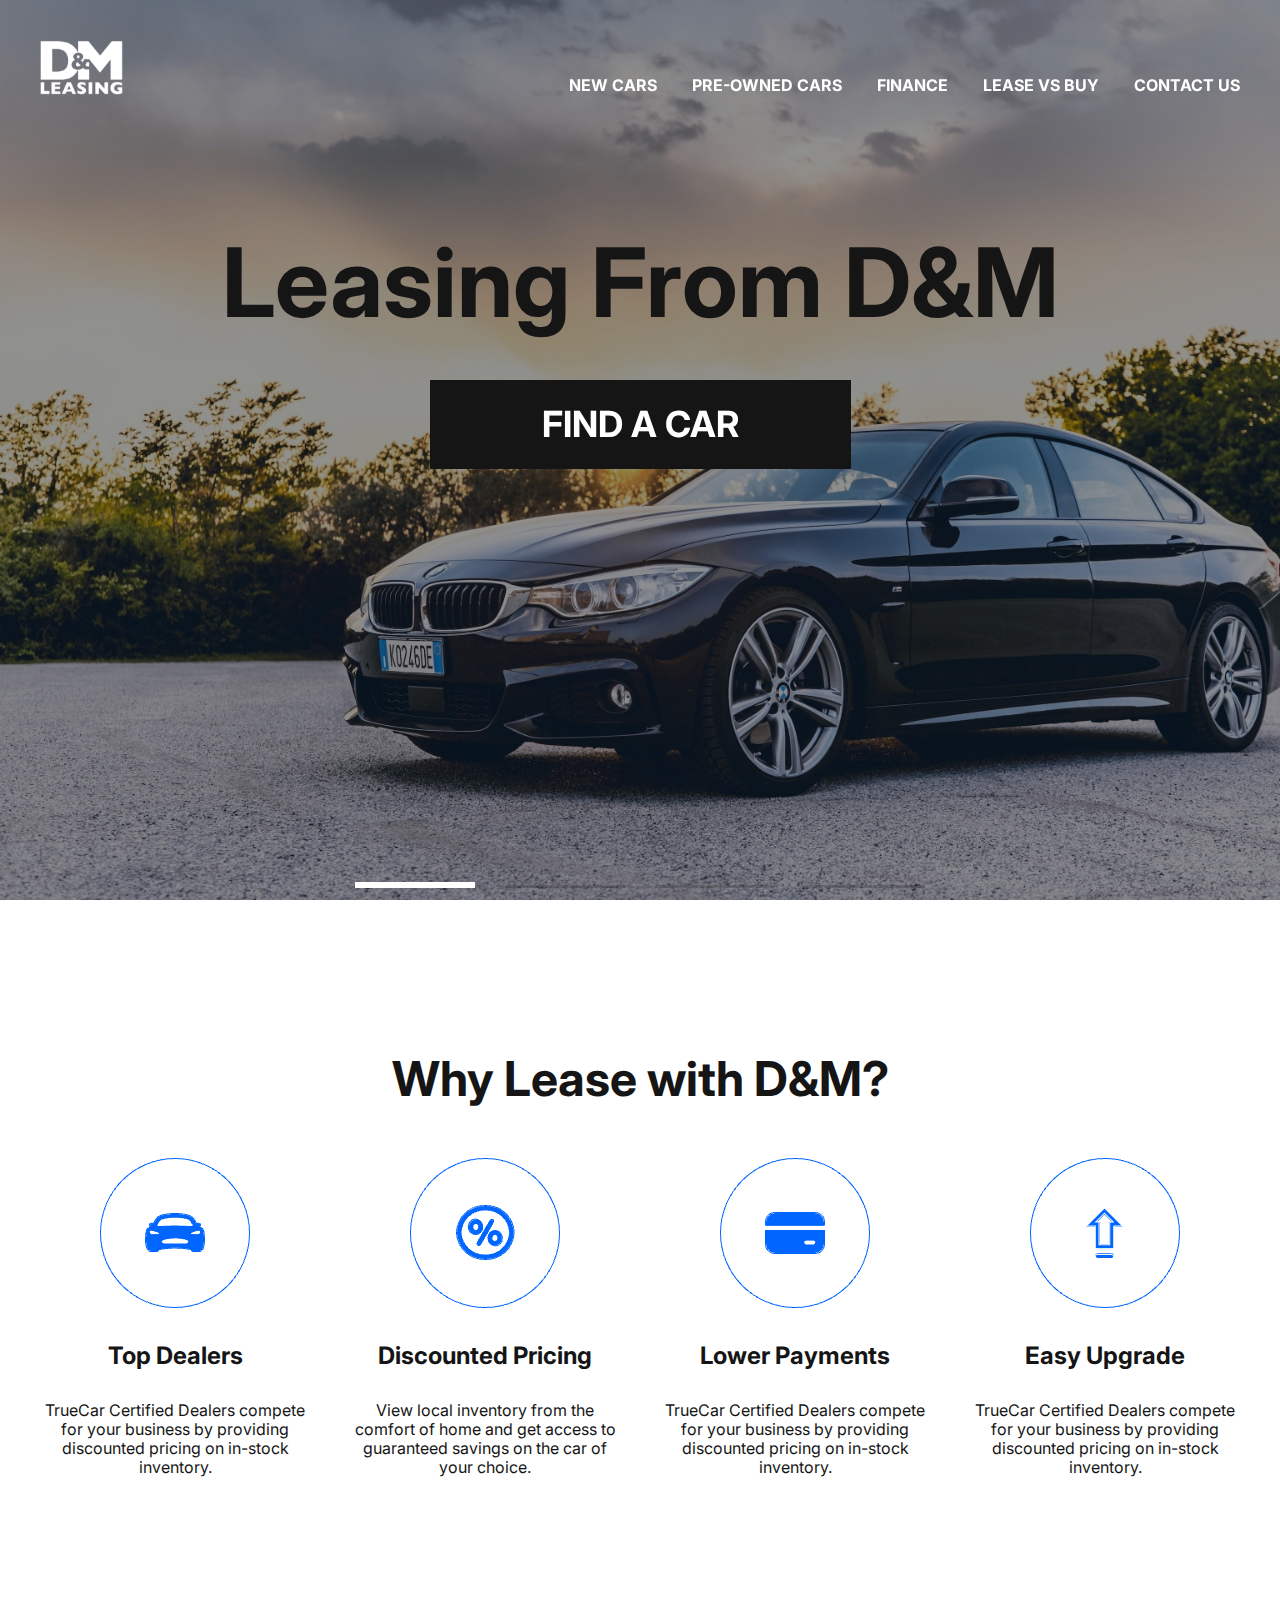
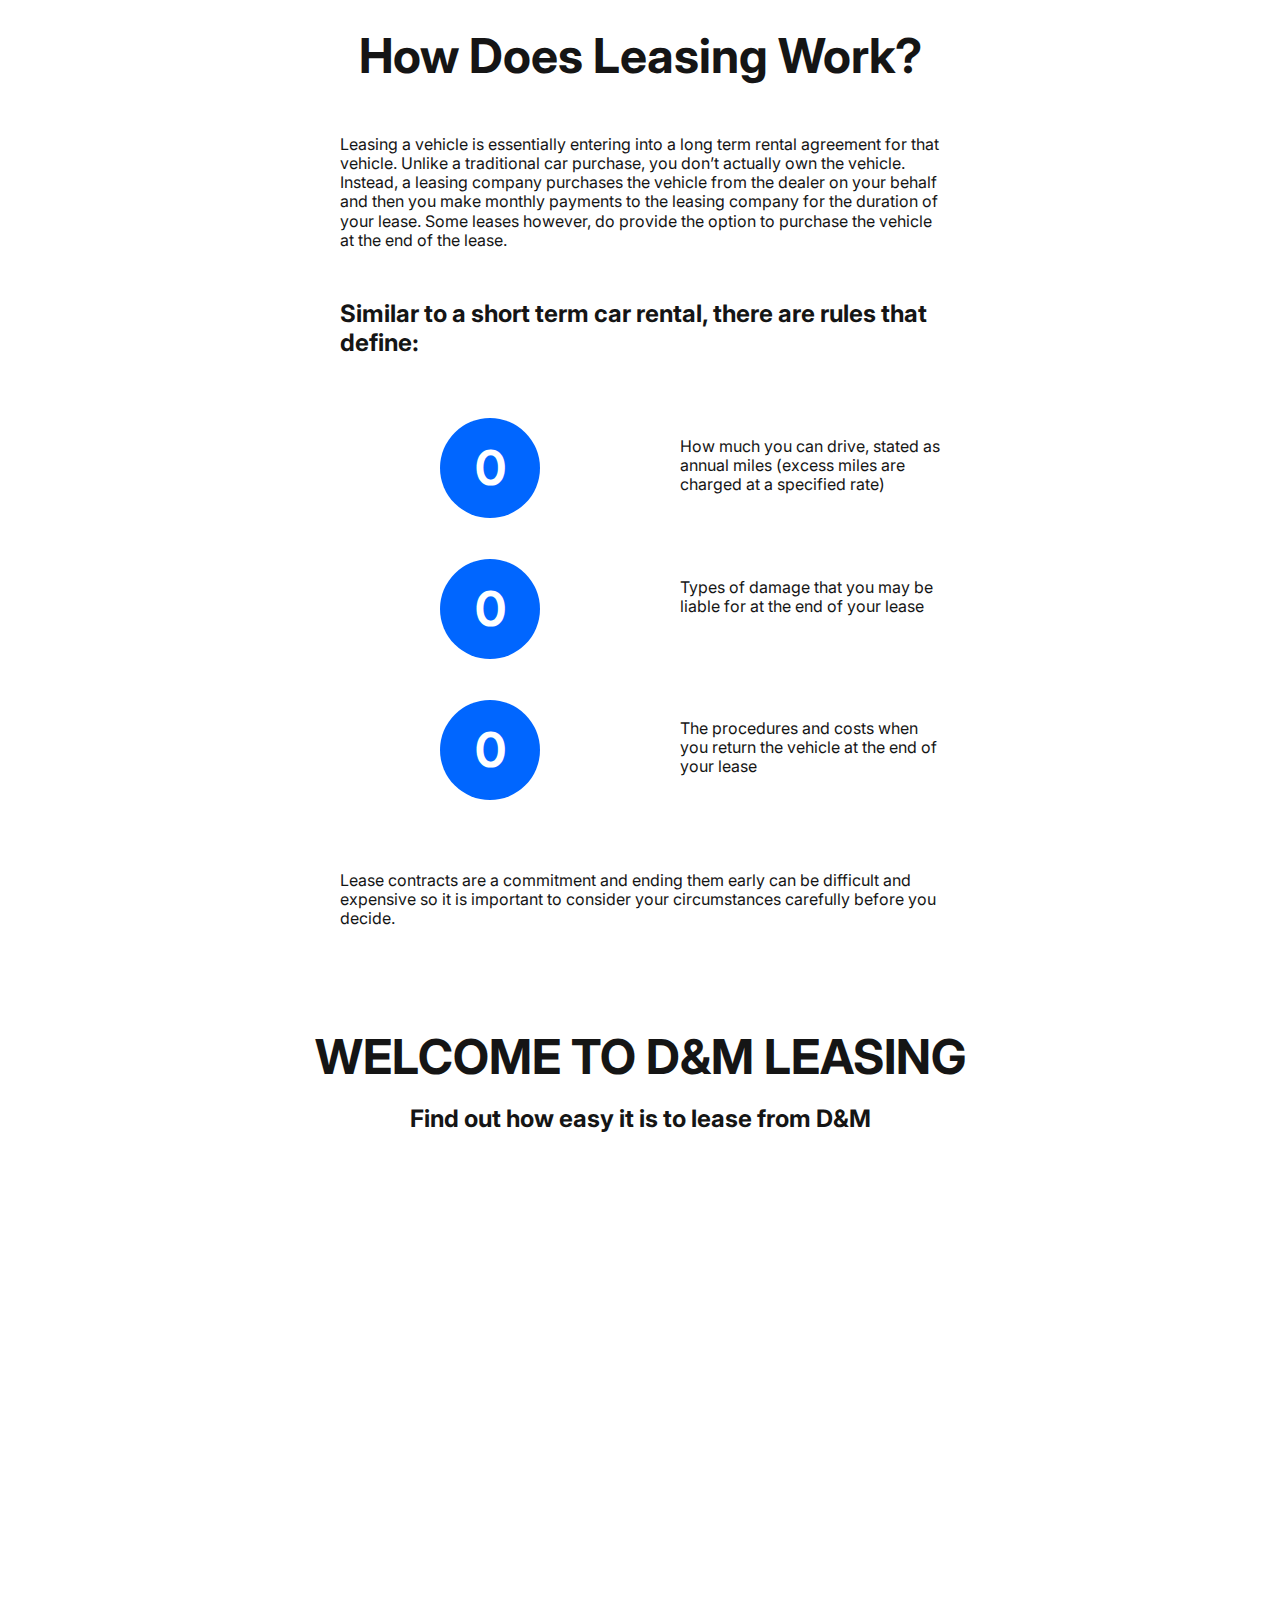
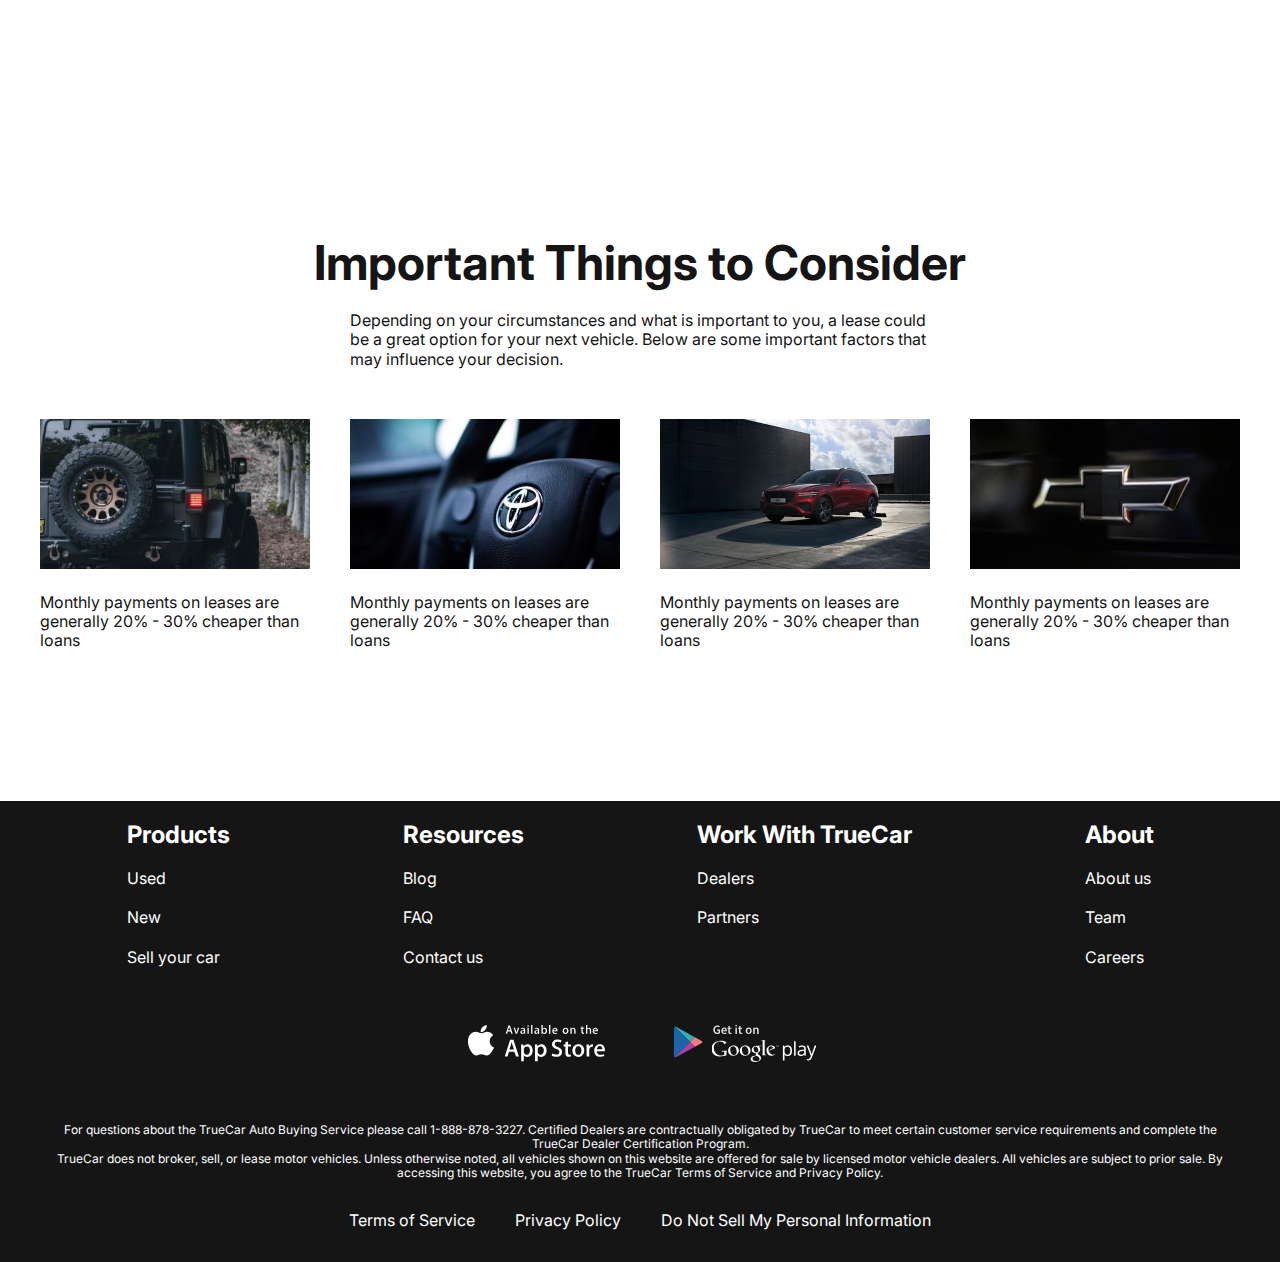
<file: index.html>
<!DOCTYPE html>
<html lang="en">

<head>
    <meta charset="UTF-8">
    <meta name="viewport" content="width=device-width, initial-scale=1.0">
    <title>leaser car</title>
    <link rel="stylesheet" href="/style.css">
    <link rel="preconnect" href="https://fonts.googleapis.com">
    <link rel="preconnect" href="https://fonts.gstatic.com" crossorigin>
    <link href="https://fonts.googleapis.com/css2?family=Inter:wght@100..900&display=swap" rel="stylesheet">
    <link rel="stylesheet" href="https://cdn.jsdelivr.net/npm/swiper@11/swiper-bundle.min.css" />
</head>

<body>
    <div class="wrapper">
        <header class="header">
            <div class="container">
                <div class="header__inner">
                    <div class="header__icon">
                        <a href="#" class="logo">
                            <img class="logo__images" src="/images/logo-header.svg" alt="logo-car">
                        </a>
                    </div>
                    <nav class="menu">
                        <button class="burger">
                            <span></span>
                            <span></span>
                            <span></span>
                        </button>
                        <ul class="menu__list">
                            <li class="menu__list-item">
                                <a href="new-car.html" class="menu__list-link">NEW CARS</a>
                            </li>
                            <li class="menu__list-item">
                                <a href="#" class="menu__list-link">PRE-OWNED CARS</a>
                            </li>
                            <li class="menu__list-item">
                                <a href="#" class="menu__list-link">FINANCE</a>
                            </li>
                            <li class="menu__list-item">
                                <a href="#" class="menu__list-link">LEASE VS BUY</a>
                            </li>
                            <li class="menu__list-item">
                                <a href="contacts.html" class="menu__list-link">CONTACT US</a>
                            </li>
                        </ul>
                    </nav>
                </div>
            </div>
        </header>
        <main class="main">
            <section class="top">
                <div class="container">
                    <h1 class="title">Leasing From D&M</h1>
                    <a href="#" class="top__link">Find a car</a>
                </div>
            </section>
            <div class="slider">
                <div class="swiper">
                    <div class="swiper-wrapper">
                        <div class="swiper-slide" style="background-image: url(/images/slider-image.jpeg);"></div>
                        <div class="swiper-slide" style="background-image: url(/images/slider-image.jpeg);"></div>
                        <div class="swiper-slide" style="background-image: url(/images/slider-image.jpeg);"></div>
                        <div class="swiper-slide" style="background-image: url(/images/slider-image.jpeg);">
                        </div>
                    </div>
                    <div class="swiper-pagination"></div>
                </div>
            </div>
            <section class="whylease">
                <div class="container">
                    <div class="whylease__inner">
                        <h2 class="whylease__title">Why Lease with D&M?</h2>
                        <ul class="whylease__items">
                            <li class="whylease__item">
                                <img class="whylease__image" src="/images/leaser1.png" alt="">
                                <h3 class="whylease__subtitle">Top Dealers</h3>
                                <p class="whylease__text">TrueCar Certified Dealers compete for your business by
                                    providing discounted pricing on in-stock inventory.</p>
                            </li>
                            <li class="whylease__item">
                                <img class="whylease__image" src="/images/leaser2.png" alt="">
                                <h3 class="whylease__subtitle">Discounted Pricing</h3>
                                <p class="whylease__text">View local inventory from the comfort of home and get access
                                    to guaranteed savings on the car of your choice.</p>
                            </li>
                            <li class="whylease__item">
                                <img class="whylease__image" src="/images/leaser3.png" alt="">
                                <h3 class="whylease__subtitle">Lower Payments</h3>
                                <p class="whylease__text">TrueCar Certified Dealers compete for your business by
                                    providing discounted pricing on in-stock inventory.</p>
                            </li>
                            <li class="whylease__item">
                                <img class="whylease__image" src="/images/leaser4.png" alt="">
                                <h3 class="whylease__subtitle">Easy Upgrade</h3>
                                <p class="whylease__text">TrueCar Certified Dealers compete for your business by
                                    providing discounted pricing on in-stock inventory.</p>
                            </li>
                        </ul>
                    </div>
                </div>
            </section>

            <section class="how__does">
                <div class="container">
                    <div class="how__does-inner">
                        <h2 class="how__does-title">How Does Leasing Work?</h2>
                        <p class="how__does-text">
                            Leasing a vehicle is essentially entering into a long term rental agreement for that
                            vehicle. Unlike a traditional car purchase, you don’t actually own the vehicle. Instead, a
                            leasing company purchases the vehicle from the dealer on your behalf and then you make
                            monthly payments to the leasing company for the duration of your lease. Some leases however,
                            do provide the option to purchase the vehicle at the end of the lease.
                        </p>
                        <h4 class="how__does-subtitle">Similar to a short term car rental, there are rules that define:
                        </h4>
                        <ol class="how__does-items">
                            <li class="how__does-item">How much you can drive, stated as annual miles (excess miles are
                                charged at a specified rate)</li>
                            <li class="how__does-item">Types of damage that you may be liable for at the end of your
                                lease</li>
                            <li class="how__does-item">The procedures and costs when you return the vehicle at the end
                                of your lease</li>
                        </ol>
                        <p class="how__does-text">Lease contracts are a commitment and ending them early can be
                            difficult and expensive so it is important to consider your circumstances carefully before
                            you decide.</p>
                    </div>
                </div>
            </section>

            <section class="video">
                <div class="container">
                    <h2 class="video__title">WELCOME TO D&M LEASING</h2>
                    <p class="video__subtitle">Find out how easy it is to lease from D&M</p>
                    <iframe class="video__youtube" width="1000" height="500"
                        src="https://www.youtube.com/embed/AvMusILfIdQ?si=j5ZZvHx0e9C_OyR1" title="YouTube video player"
                        frameborder="0"
                        allow="accelerometer; autoplay; clipboard-write; encrypted-media; gyroscope; picture-in-picture; web-share"
                        referrerpolicy="strict-origin-when-cross-origin" allowfullscreen></iframe>
                </div>
            </section>

            <section class="important">
                <div class="container">
                    <h2 class="important__title">Important Things to Consider</h2>
                    <p class="important__text">Depending on your circumstances and what is important to you, a lease
                        could be a great option for your next vehicle. Below are some important factors that may
                        influence your decision.</p>
                    <ul class="important__items">
                        <li class="important__item">
                            <img src="/images/important1.png" alt="" class="important__images">
                            <p class="important__images-description">Monthly payments on leases are generally 20% - 30%
                                cheaper than loans</p>
                        </li>
                        <li class="important__item">
                            <img src="/images/important2.png" alt="" class="important__images">
                            <p class="important__images-description">Monthly payments on leases are generally 20% - 30%
                                cheaper than loans</p>
                        </li>
                        <li class="important__item">
                            <img src="/images/important3.png" alt="" class="important__images">
                            <p class="important__images-description">Monthly payments on leases are generally 20% - 30%
                                cheaper than loans</p>
                        </li>
                        <li class="important__item">
                            <img src="/images/important4.png" alt="" class="important__images">
                            <p class="important__images-description">Monthly payments on leases are generally 20% - 30%
                                cheaper than loans</p>
                        </li>
                    </ul>
                </div>
            </section>
        </main>

        <footer class="footer">
            <div class="container">
                <nav class="footer__menu">
                    <ul class="footer__menu-list">
                        <li class="footer__menu-items">
                            <h4 class="footer__menu-title">Products</h4>
                        </li>
                        <li class="footer__menu-items">
                            <a href="#" class="footer__menu-links">Used</a>
                        </li>
                        <li class="footer__menu-items">
                            <a href="#" class="footer__menu-links">New</a>
                        </li>
                        <li class="footer__menu-items">
                            <a href="#" class="footer__menu-links">Sell your car</a>
                        </li>
                    </ul>

                    <ul class="footer__menu-list">
                        <li class="footer__menu-items">
                            <h4 class="footer__menu-title">Resources</h4>
                        </li>
                        <li class="footer__menu-items">
                            <a href="#" class="footer__menu-links">Blog</a>
                        </li>
                        <li class="footer__menu-items">
                            <a href="#" class="footer__menu-links">FAQ</a>
                        </li>
                        <li class="footer__menu-items">
                            <a href="#" class="footer__menu-links">Contact us</a>
                        </li>
                    </ul>

                    <ul class="footer__menu-list">
                        <li class="footer__menu-items">
                            <h4 class="footer__menu-title">Work With TrueCar</h4>
                        </li>
                        <li class="footer__menu-items">
                            <a href="#" class="footer__menu-links">Dealers</a>
                        </li>
                        <li class="footer__menu-items">
                            <a href="#" class="footer__menu-links">Partners</a>
                        </li>

                    </ul>

                    <ul class="footer__menu-list">
                        <li class="footer__menu-items">
                            <p class="footer__menu-title">About</p>
                        </li>
                        <li class="footer__menu-items">
                            <a href="#" class="footer__menu-links">About us</a>
                        </li>
                        <li class="footer__menu-items">
                            <a href="#" class="footer__menu-links">Team</a>
                        </li>
                        <li class="footer__menu-items">
                            <a href="#" class="footer__menu-links">Careers</a>
                        </li>
                    </ul>
                </nav>
                <ul class="store__links">
                    <li class="store__link">
                        <a class="store__link-item" href="#">
                            <img class="store__link-images" src="/images/app-store.svg" alt="store-images">
                        </a>
                    </li>
                    <li class="store__link">
                        <a class="store__link-item" href="#">
                            <img class="store__link-images" src="/images/google-play.svg" alt="store-images">
                        </a>
                    </li>
                </ul>
                <div class="footer__copyright">
                    <p class="footer__copyright-text">
                        For questions about the TrueCar Auto Buying Service please call 1-888-878-3227.
                        Certified Dealers are contractually obligated by TrueCar to meet certain customer service
                        requirements and complete the TrueCar Dealer Certification Program.

                    </p>
                    <p class="footer__copyright-text">TrueCar does not broker, sell, or lease motor vehicles. Unless
                        otherwise noted, all vehicles shown on this website are offered for sale by licensed motor
                        vehicle dealers. All vehicles are subject to prior sale. By accessing this website, you agree to
                        the TrueCar Terms of Service and Privacy Policy.</p>
                </div>
                <ul class="copyright__links">
                    <li class="copyright__link">
                        <a href="#" class="copyright__item">Terms of Service</a>
                    </li>
                    <li class="copyright__link">
                        <a href="#" class="copyright__item">Privacy Policy</a>
                    </li>
                    <li class="copyright__link">
                        <a href="#" class="copyright__item">Do Not Sell My Personal Information</a>
                    </li>
                </ul>
            </div>
        </footer>
    </div>

    <script src="https://cdn.jsdelivr.net/npm/swiper@11/swiper-bundle.min.js"></script>
    <script src="/app.js"></script>
</body>

</html>
</file>
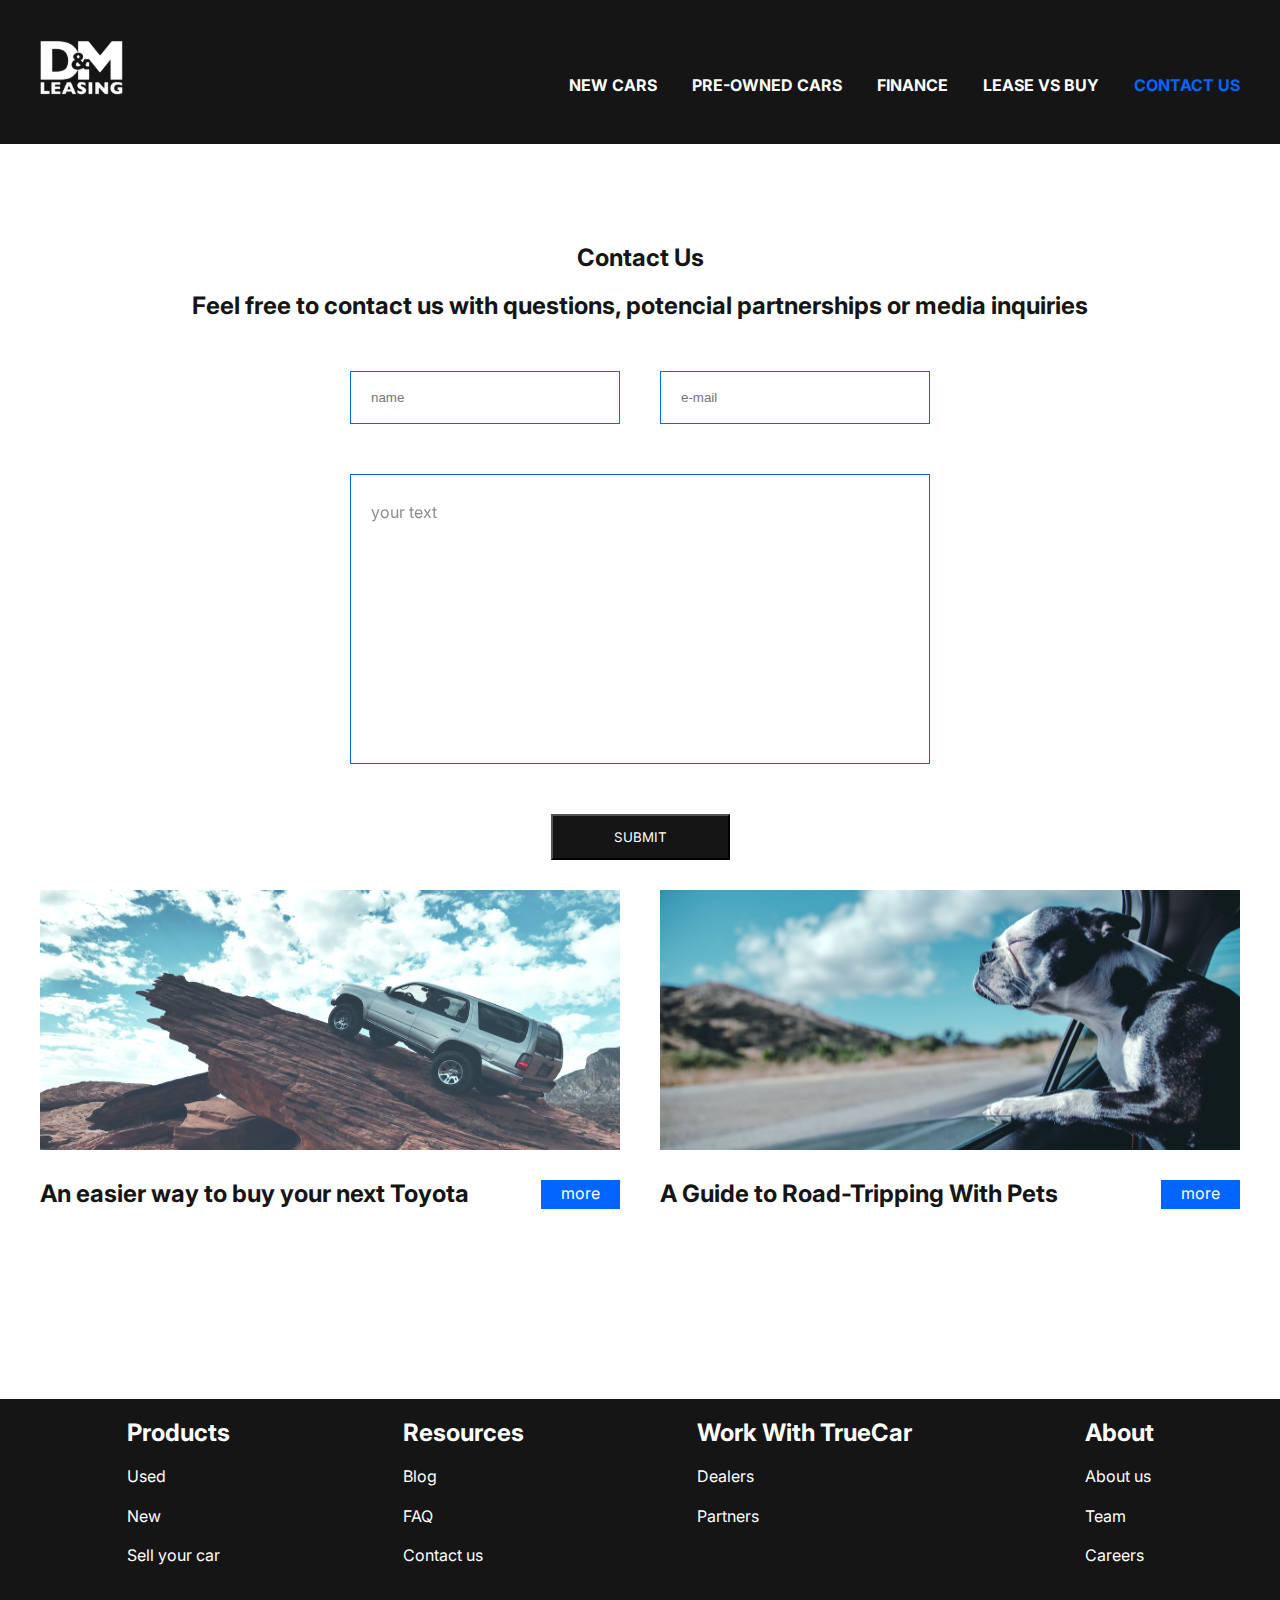
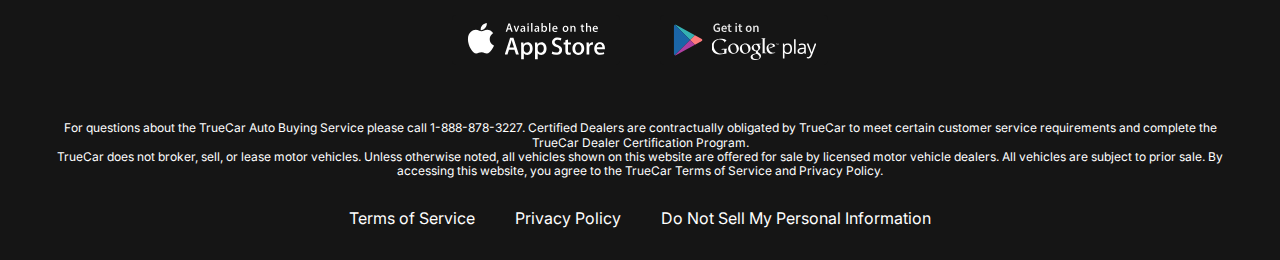
<file: contacts.html>
<!DOCTYPE html>
<html lang="en">

<head>
    <meta charset="UTF-8">
    <meta name="viewport" content="width=device-width, initial-scale=1.0">
    <title>leaser car</title>
    <link rel="stylesheet" href="/style.css">
    <link rel="preconnect" href="https://fonts.googleapis.com">
    <link rel="preconnect" href="https://fonts.gstatic.com" crossorigin>
    <link href="https://fonts.googleapis.com/css2?family=Inter:wght@100..900&display=swap" rel="stylesheet">
</head>

<body>
    <div class="wrapper">
        <header class=" header__main">
            <div class="container">
                <div class="header__inner">
                    <div class="header__icon">
                        <a href="#" class="logo">
                            <img class="logo__images" src="/images/logo-header.svg" alt="logo-car">
                        </a>
                    </div>
                    <nav class="menu">
                        <button class="burger">
                            <span></span>
                            <span></span>
                            <span></span>
                        </button>
                        <ul class="menu__list">
                            <li class="menu__list-item">
                                <a href="new-car.html" class="menu__list-link">NEW CARS</a>
                            </li>
                            <li class="menu__list-item">
                                <a href="#" class="menu__list-link">PRE-OWNED CARS</a>
                            </li>
                            <li class="menu__list-item">
                                <a href="#" class="menu__list-link">FINANCE</a>
                            </li>
                            <li class="menu__list-item">
                                <a href="#" class="menu__list-link">LEASE VS BUY</a>
                            </li>
                            <li class="menu__list-item">
                                <a href="#" class="menu__list-link menu__list-link--active">CONTACT US</a>
                            </li>
                        </ul>
                    </nav>
                </div>
            </div>
        </header>

        <main class="main">
            <section class="contacts">
                <div class="container">
                    <h2 class="contacts__title">Contact Us</h2>
                    <p class="contacts__text">Feel free to contact us with questions, potencial partnerships or media
                        inquiries</p>

                    <form class="form" action="#">
                        <input type="text" liable="name" placeholder="name" class="contact__input">
                        <input type="email" liable="name" placeholder="e-mail" class="contact__input">
                        <textarea class="contacts__area" placeholder="your text"></textarea>
                        <button class="contacts__button" type="submit">submit</button>
                    </form>
                </div>
            </section>

            <section class="blog">
                <div class="container">
                    <div class="blog__inner">
                        <div class="blog__item">
                            <img class="blog__item-img" src="/images/blog1.png" alt="">
                            <h4 class="blog__item-title">An easier way to buy your next Toyota</h4>
                            <a href="#" class="blog__item-link">more</a>
                        </div>
                        <div class="blog__item">
                            <img class="blog__item-img" src="/images/blog2.png" alt="">
                            <h4 class="blog__item-title">A Guide to Road-Tripping With Pets</h4>
                            <a href="#" class="blog__item-link">more</a>
                        </div>
                    </div>

                </div>
            </section>
        </main>
        <footer class="footer">
            <div class="container">
                <nav class="footer__menu">
                    <ul class="footer__menu-list">
                        <li class="footer__menu-items">
                            <h4 class="footer__menu-title">Products</h4>
                        </li>
                        <li class="footer__menu-items">
                            <a href="#" class="footer__menu-links">Used</a>
                        </li>
                        <li class="footer__menu-items">
                            <a href="#" class="footer__menu-links">New</a>
                        </li>
                        <li class="footer__menu-items">
                            <a href="#" class="footer__menu-links">Sell your car</a>
                        </li>
                    </ul>

                    <ul class="footer__menu-list">
                        <li class="footer__menu-items">
                            <h4 class="footer__menu-title">Resources</h4>
                        </li>
                        <li class="footer__menu-items">
                            <a href="#" class="footer__menu-links">Blog</a>
                        </li>
                        <li class="footer__menu-items">
                            <a href="#" class="footer__menu-links">FAQ</a>
                        </li>
                        <li class="footer__menu-items">
                            <a href="#" class="footer__menu-links">Contact us</a>
                        </li>
                    </ul>

                    <ul class="footer__menu-list">
                        <li class="footer__menu-items">
                            <h4 class="footer__menu-title">Work With TrueCar</h4>
                        </li>
                        <li class="footer__menu-items">
                            <a href="#" class="footer__menu-links">Dealers</a>
                        </li>
                        <li class="footer__menu-items">
                            <a href="#" class="footer__menu-links">Partners</a>
                        </li>

                    </ul>

                    <ul class="footer__menu-list">
                        <li class="footer__menu-items">
                            <p class="footer__menu-title">About</p>
                        </li>
                        <li class="footer__menu-items">
                            <a href="#" class="footer__menu-links">About us</a>
                        </li>
                        <li class="footer__menu-items">
                            <a href="#" class="footer__menu-links">Team</a>
                        </li>
                        <li class="footer__menu-items">
                            <a href="#" class="footer__menu-links">Careers</a>
                        </li>
                    </ul>
                </nav>
                <ul class="store__links">
                    <li class="store__link">
                        <a class="store__link-item" href="#">
                            <img class="store__link-images" src="/images/app-store.svg" alt="store-images">
                        </a>
                    </li>
                    <li class="store__link">
                        <a class="store__link-item" href="#">
                            <img class="store__link-images" src="/images/google-play.svg" alt="store-images">
                        </a>
                    </li>
                </ul>
                <div class="footer__copyright">
                    <p class="footer__copyright-text">
                        For questions about the TrueCar Auto Buying Service please call 1-888-878-3227.
                        Certified Dealers are contractually obligated by TrueCar to meet certain customer service
                        requirements and complete the TrueCar Dealer Certification Program.

                    </p>
                    <p class="footer__copyright-text">TrueCar does not broker, sell, or lease motor vehicles. Unless
                        otherwise noted, all vehicles shown on this website are offered for sale by licensed motor
                        vehicle dealers. All vehicles are subject to prior sale. By accessing this website, you agree to
                        the TrueCar Terms of Service and Privacy Policy.</p>
                </div>
                <ul class="copyright__links">
                    <li class="copyright__link">
                        <a href="#" class="copyright__item">Terms of Service</a>
                    </li>
                    <li class="copyright__link">
                        <a href="#" class="copyright__item">Privacy Policy</a>
                    </li>
                    <li class="copyright__link">
                        <a href="#" class="copyright__item">Do Not Sell My Personal Information</a>
                    </li>
                </ul>
            </div>
        </footer>
    </div>
    <script src="/app.js"></script>
</body>

</html>
</file>
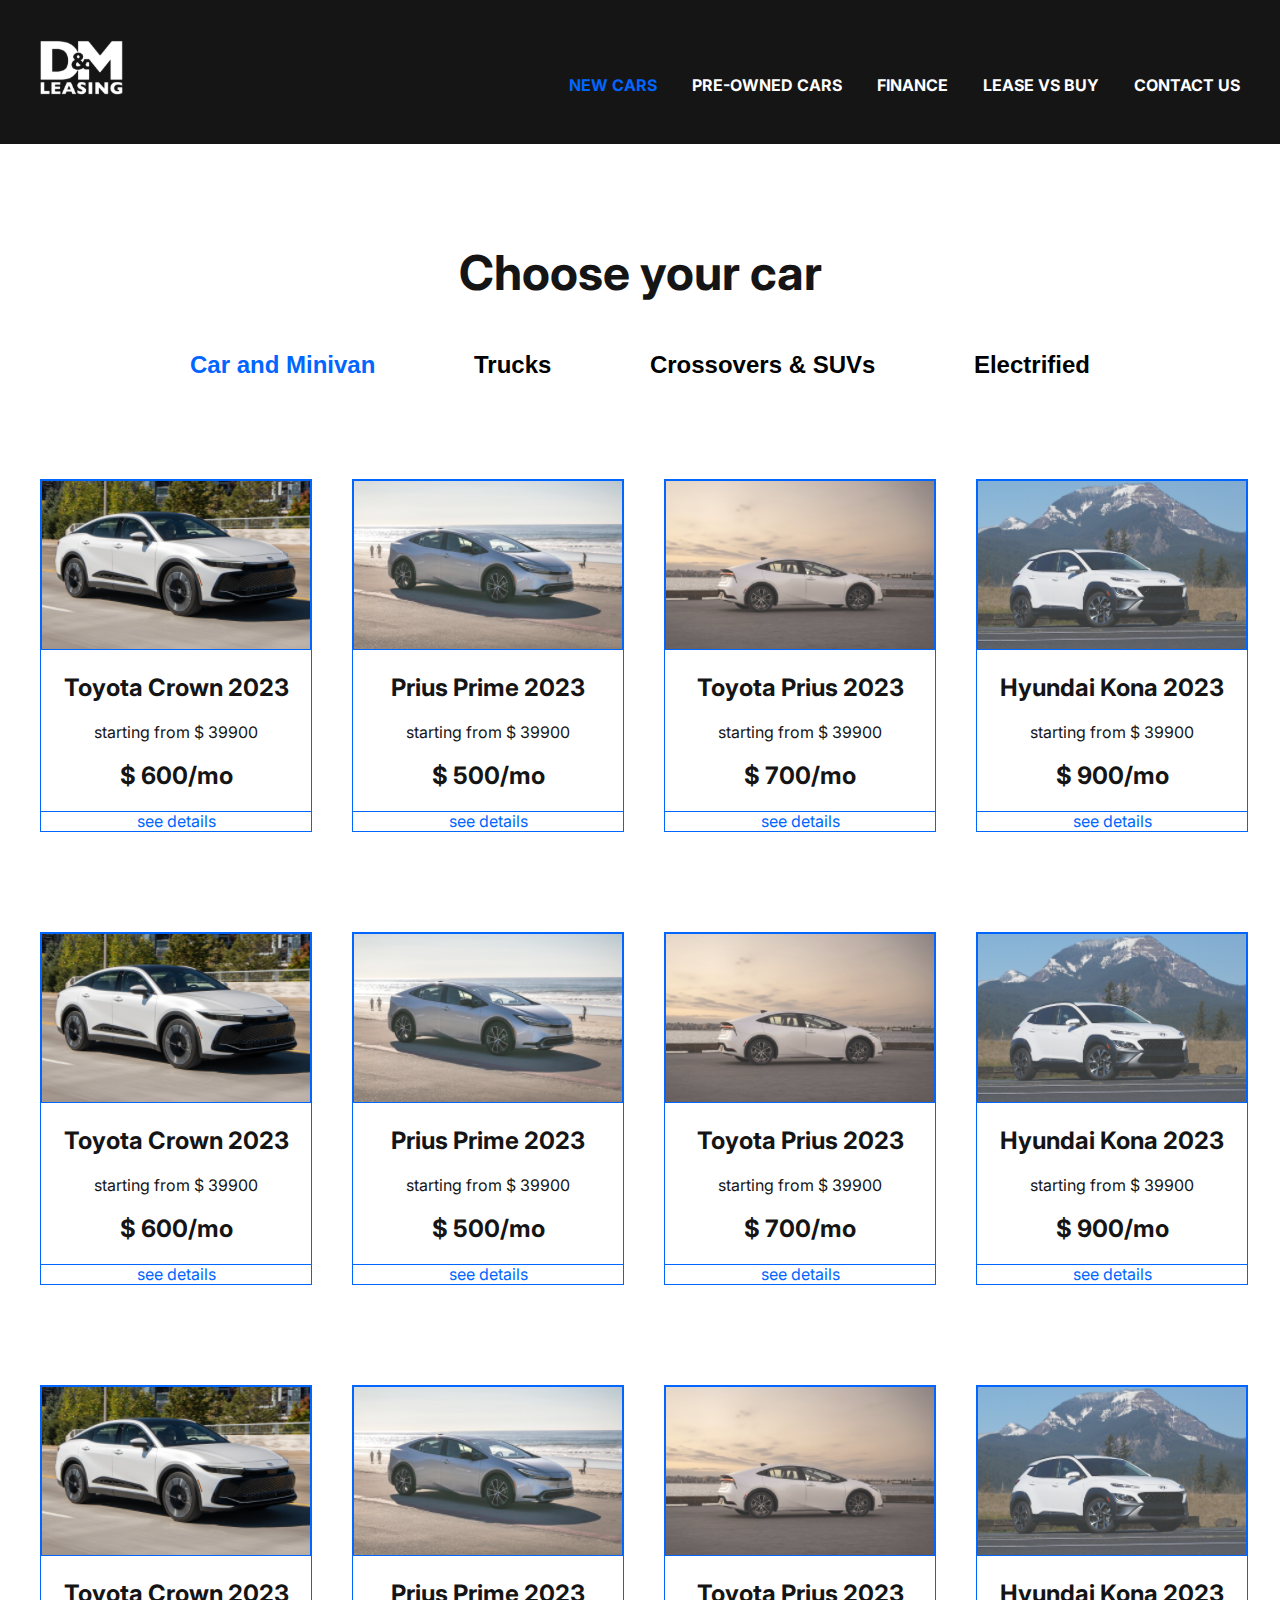
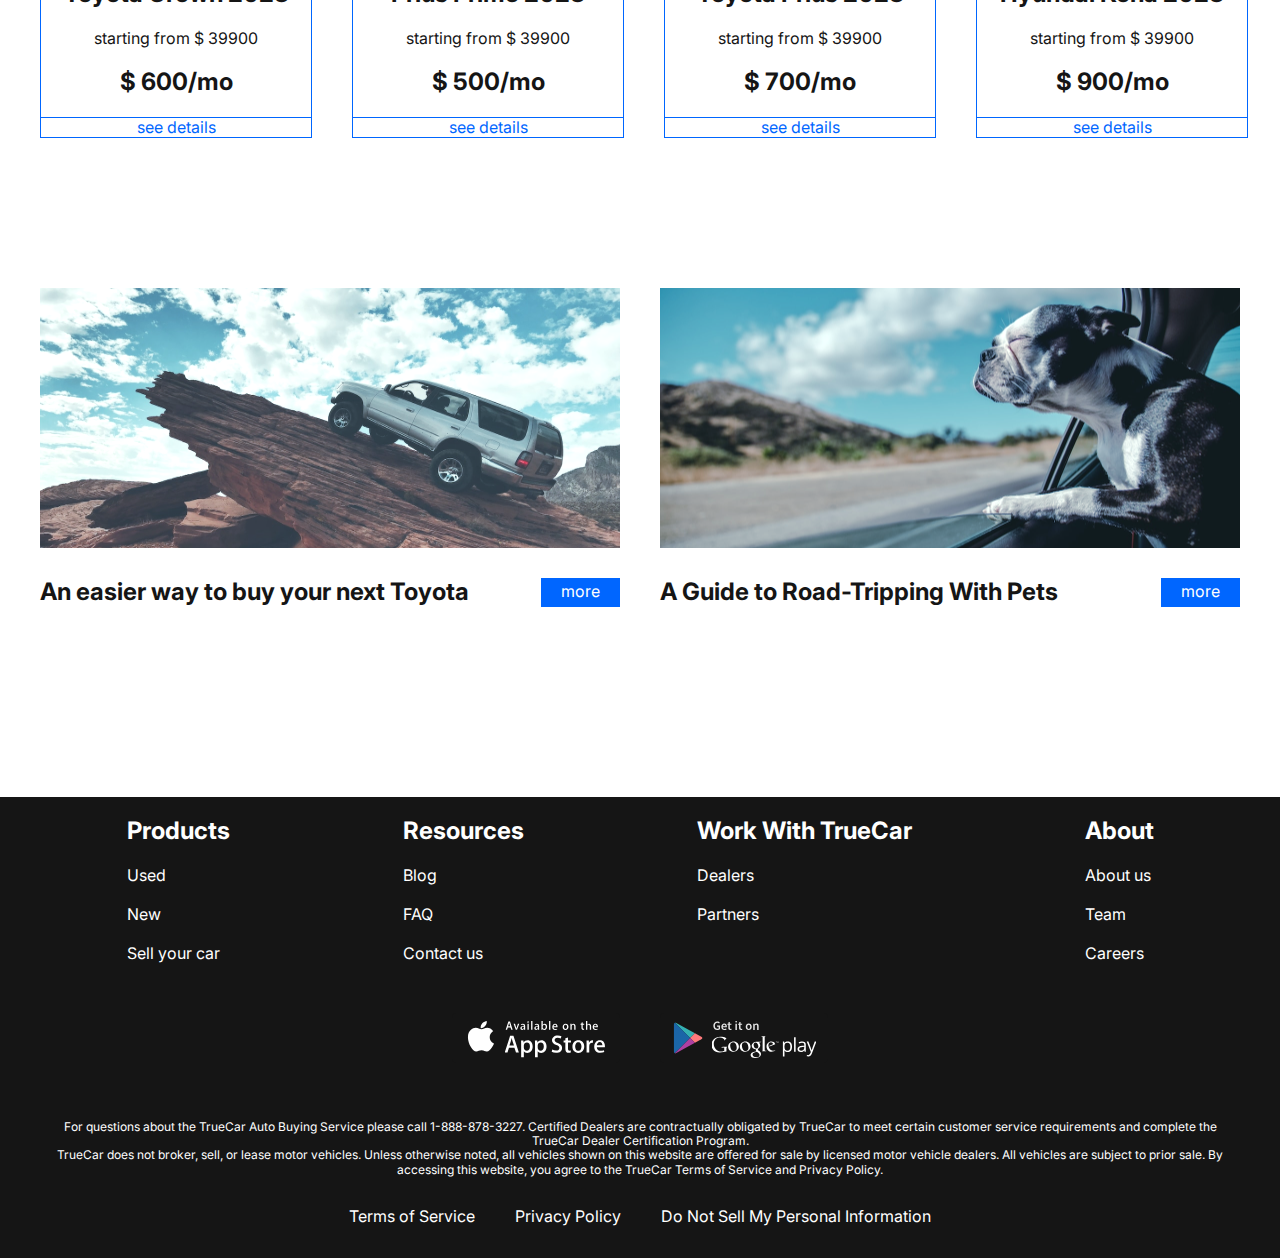
<file: new-car.html>
<!DOCTYPE html>
<html lang="en">

<head>
    <meta charset="UTF-8">
    <meta name="viewport" content="width=device-width, initial-scale=1.0">
    <title>leaser car</title>
    <link rel="stylesheet" href="/style.css">
    <link rel="preconnect" href="https://fonts.googleapis.com">
    <link rel="preconnect" href="https://fonts.gstatic.com" crossorigin>
    <link href="https://fonts.googleapis.com/css2?family=Inter:wght@100..900&display=swap" rel="stylesheet">
</head>

<body>
    <div class="wrapper">
        <header class=" header__main">
            <div class="container">
                <div class="header__inner">
                    <div class="header__icon">
                        <a href="index.html" class="logo">
                            <img class="logo__images" src="/images/logo-header.svg" alt="logo-car">
                        </a>
                    </div>
                    <nav class="menu">
                        <button class="burger">
                            <span></span>
                            <span></span>
                            <span></span>
                        </button>
                        <ul class="menu__list">
                            <li class="menu__list-item">
                                <a href="#" class="menu__list-link menu__list-link--active">NEW CARS</a>
                            </li>
                            <li class="menu__list-item">
                                <a href="#" class="menu__list-link">PRE-OWNED CARS</a>
                            </li>
                            <li class="menu__list-item">
                                <a href="#" class="menu__list-link">FINANCE</a>
                            </li>
                            <li class="menu__list-item">
                                <a href="#" class="menu__list-link">LEASE VS BUY</a>
                            </li>
                            <li class="menu__list-item">
                                <a href="contacts.html" class="menu__list-link ">CONTACT US</a>
                            </li>
                        </ul>
                    </nav>
                </div>
            </div>
        </header>
        <main class="main">
            <section class="choose">
                <div class="container">
                    <h2 class="choose__title">Choose your car</h2>
                    <div class="tabs">
                        <div class="tabs__button">
                            <button class="tabs__button-item tabs__button-item--active" data-button="content-1">Car and
                                Minivan</button>
                            <button class="tabs__button-item" data-button="content-2">Trucks</button>
                            <button class="tabs__button-item" data-button="content-3">Crossovers & SUVs</button>
                            <button class="tabs__button-item" data-button="content-4">Electrified</button>
                        </div>
                        <div class="tabs__content" id="content-1">
                            <div class="tabs__content-item">
                                <div class="card">
                                    <img src="/images/car1.png" alt="images-car" class="card__images">
                                    <h4 class="card__title">Toyota Crown 2023</h4>
                                    <p class="card__text">starting from $ 39900</p>
                                    <p class="card__price">$ 600/mo</p>
                                    <a href="#" class="card__link">see details</a>
                                </div>
                                <div class="card">
                                    <img src="/images/car2.png" alt="images-car" class="card__images">
                                    <h4 class="card__title">Prius Prime 2023</h4>
                                    <p class="card__text">starting from $ 39900</p>
                                    <p class="card__price">$ 500/mo</p>
                                    <a href="#" class="card__link">see details</a>
                                </div>
                                <div class="card">
                                    <img src="/images/car3.png" alt="images-car" class="card__images">
                                    <h4 class="card__title">Toyota Prius 2023</h4>
                                    <p class="card__text">starting from $ 39900</p>
                                    <p class="card__price">$ 700/mo</p>
                                    <a href="#" class="card__link">see details</a>
                                </div>
                                <div class="card">
                                    <img src="/images/car4.png" alt="images-car" class="card__images">
                                    <h4 class="card__title">Hyundai Kona 2023</h4>
                                    <p class="card__text">starting from $ 39900</p>
                                    <p class="card__price">$ 900/mo</p>
                                    <a href="#" class="card__link">see details</a>
                                </div>
                                <div class="card">
                                    <img src="/images/car1.png" alt="images-car" class="card__images">
                                    <h4 class="card__title">Toyota Crown 2023</h4>
                                    <p class="card__text">starting from $ 39900</p>
                                    <p class="card__price">$ 600/mo</p>
                                    <a href="#" class="card__link">see details</a>
                                </div>
                                <div class="card">
                                    <img src="/images/car2.png" alt="images-car" class="card__images">
                                    <h4 class="card__title">Prius Prime 2023</h4>
                                    <p class="card__text">starting from $ 39900</p>
                                    <p class="card__price">$ 500/mo</p>
                                    <a href="#" class="card__link">see details</a>
                                </div>
                                <div class="card">
                                    <img src="/images/car3.png" alt="images-car" class="card__images">
                                    <h4 class="card__title">Toyota Prius 2023</h4>
                                    <p class="card__text">starting from $ 39900</p>
                                    <p class="card__price">$ 700/mo</p>
                                    <a href="#" class="card__link">see details</a>
                                </div>
                                <div class="card">
                                    <img src="/images/car4.png" alt="images-car" class="card__images">
                                    <h4 class="card__title">Hyundai Kona 2023</h4>
                                    <p class="card__text">starting from $ 39900</p>
                                    <p class="card__price">$ 900/mo</p>
                                    <a href="#" class="card__link">see details</a>
                                </div>
                                <div class="card">
                                    <img src="/images/car1.png" alt="images-car" class="card__images">
                                    <h4 class="card__title">Toyota Crown 2023</h4>
                                    <p class="card__text">starting from $ 39900</p>
                                    <p class="card__price">$ 600/mo</p>
                                    <a href="#" class="card__link">see details</a>
                                </div>
                                <div class="card">
                                    <img src="/images/car2.png" alt="images-car" class="card__images">
                                    <h4 class="card__title">Prius Prime 2023</h4>
                                    <p class="card__text">starting from $ 39900</p>
                                    <p class="card__price">$ 500/mo</p>
                                    <a href="#" class="card__link">see details</a>
                                </div>
                                <div class="card">
                                    <img src="/images/car3.png" alt="images-car" class="card__images">
                                    <h4 class="card__title">Toyota Prius 2023</h4>
                                    <p class="card__text">starting from $ 39900</p>
                                    <p class="card__price">$ 700/mo</p>
                                    <a href="#" class="card__link">see details</a>
                                </div>
                                <div class="card">
                                    <img src="/images/car4.png" alt="images-car" class="card__images">
                                    <h4 class="card__title">Hyundai Kona 2023</h4>
                                    <p class="card__text">starting from $ 39900</p>
                                    <p class="card__price">$ 900/mo</p>
                                    <a href="#" class="card__link">see details</a>
                                </div>
                            </div>
                        </div>

                    </div>
                </div>
            </section>
            <section class="blog">
                <div class="container">
                    <div class="blog__inner">
                        <div class="blog__item">
                            <img class="blog__item-img" src="/images/blog1.png" alt="">
                            <h4 class="blog__item-title">An easier way to buy your next Toyota</h4>
                            <a href="#" class="blog__item-link">more</a>
                        </div>
                        <div class="blog__item">
                            <img class="blog__item-img" src="/images/blog2.png" alt="">
                            <h4 class="blog__item-title">A Guide to Road-Tripping With Pets</h4>
                            <a href="#" class="blog__item-link">more</a>
                        </div>
                    </div>

                </div>
            </section>
        </main>

        <footer class="footer">
            <div class="container">
                <nav class="footer__menu">
                    <ul class="footer__menu-list">
                        <li class="footer__menu-items">
                            <h4 class="footer__menu-title">Products</h4>
                        </li>
                        <li class="footer__menu-items">
                            <a href="#" class="footer__menu-links">Used</a>
                        </li>
                        <li class="footer__menu-items">
                            <a href="#" class="footer__menu-links">New</a>
                        </li>
                        <li class="footer__menu-items">
                            <a href="#" class="footer__menu-links">Sell your car</a>
                        </li>
                    </ul>

                    <ul class="footer__menu-list">
                        <li class="footer__menu-items">
                            <h4 class="footer__menu-title">Resources</h4>
                        </li>
                        <li class="footer__menu-items">
                            <a href="#" class="footer__menu-links">Blog</a>
                        </li>
                        <li class="footer__menu-items">
                            <a href="#" class="footer__menu-links">FAQ</a>
                        </li>
                        <li class="footer__menu-items">
                            <a href="contacts.html" class="footer__menu-links">Contact us</a>
                        </li>
                    </ul>

                    <ul class="footer__menu-list">
                        <li class="footer__menu-items">
                            <h4 class="footer__menu-title">Work With TrueCar</h4>
                        </li>
                        <li class="footer__menu-items">
                            <a href="#" class="footer__menu-links">Dealers</a>
                        </li>
                        <li class="footer__menu-items">
                            <a href="#" class="footer__menu-links">Partners</a>
                        </li>

                    </ul>

                    <ul class="footer__menu-list">
                        <li class="footer__menu-items">
                            <p class="footer__menu-title">About</p>
                        </li>
                        <li class="footer__menu-items">
                            <a href="#" class="footer__menu-links">About us</a>
                        </li>
                        <li class="footer__menu-items">
                            <a href="#" class="footer__menu-links">Team</a>
                        </li>
                        <li class="footer__menu-items">
                            <a href="#" class="footer__menu-links">Careers</a>
                        </li>
                    </ul>
                </nav>
                <ul class="store__links">
                    <li class="store__link">
                        <a class="store__link-item" href="#">
                            <img class="store__link-images" src="/images/app-store.svg" alt="store-images">
                        </a>
                    </li>
                    <li class="store__link">
                        <a class="store__link-item" href="#">
                            <img class="store__link-images" src="/images/google-play.svg" alt="store-images">
                        </a>
                    </li>
                </ul>
                <div class="footer__copyright">
                    <p class="footer__copyright-text">
                        For questions about the TrueCar Auto Buying Service please call 1-888-878-3227.
                        Certified Dealers are contractually obligated by TrueCar to meet certain customer service
                        requirements and complete the TrueCar Dealer Certification Program.

                    </p>
                    <p class="footer__copyright-text">TrueCar does not broker, sell, or lease motor vehicles. Unless
                        otherwise noted, all vehicles shown on this website are offered for sale by licensed motor
                        vehicle dealers. All vehicles are subject to prior sale. By accessing this website, you agree to
                        the TrueCar Terms of Service and Privacy Policy.</p>
                </div>
                <ul class="copyright__links">
                    <li class="copyright__link">
                        <a href="#" class="copyright__item">Terms of Service</a>
                    </li>
                    <li class="copyright__link">
                        <a href="#" class="copyright__item">Privacy Policy</a>
                    </li>
                    <li class="copyright__link">
                        <a href="#" class="copyright__item">Do Not Sell My Personal Information</a>
                    </li>
                </ul>
            </div>
        </footer>
    </div>
    <script src="/app.js"></script>
</body>

</html>
</file>
<file: style.css>
html {
    box-sizing: border-box;
}

*,
*::after,
*::before {
    box-sizing: inherit;
    margin: 0;
    padding: 0;
}

a {
    color: #fff;
    text-decoration: none;
}

ul,
li {
    list-style: none;
}

html,
body {
    height: 100%;
}

.wrapper {
    min-height: 100%;
    display: flex;
    flex-direction: column;
}

.container {
    max-width: 1220px;
    margin: 0 auto;
    padding: 0 10px;
}

body {
    font-size: 16px;
    font-family: 'Inter', sans-serif;
    font-weight: 400;
    color: #151515;
    line-height: 1.2;
}

/* Header */

.header {
    background-color: transparent;
    position: absolute;
    z-index: 7;
    left: 0;
    right: 0;
}
.header__main {
    background-color: #151515;
    left: 0;
    right: 0;
}

.header__inner {
    display: flex;
    justify-content: space-between;
    padding-bottom: 45px;
}
.header__icon {
    padding-top: 40px;
}
.menu {
    padding-top: 76px;
}

.menu__list {
    display: flex;
    gap: 35px;
}

.menu__list-link {
    font-size: 16px;
    font-weight: 700;
    text-transform: uppercase;
}

.menu__list-link--active {
    color: #0066ff;
}

/* Footer */

.footer {
    background-color: #151515;
    color: #fff;
    padding: 50px, 0px, 32px;
}

.footer__menu {
    display: flex;
    justify-content: space-around;
    margin-bottom: 50px;
}

.footer__menu-title {
    font-size: 24px;
    font-weight: 700;
}

.footer__menu-items + .footer__menu-items {
    padding-top: 20px;
}
.footer__menu-list {
    max-width: 270px;
    margin-top: 20px;
}

.store__links {
    display: flex;
    align-items: center;
    justify-content: center;
    gap: 40px;
    margin-bottom: 52px;
}

.footer__copyright {
    font-size: 12px;
    max-height: 806px;
    margin: 0 auto 30px;
    text-align: center;
}

.copyright__links {
    display: flex;
    justify-content: center;
    gap: 40px;
    padding-bottom: 32px;
}
.main {
    flex-grow: 1;
}

/* Top */

.top {
    text-align: center;
    position: absolute;
    z-index: 5;
    left: 0;
    right: 0;
    padding-top: 120px;
}

.title {
    padding-top: 105px;
    padding-bottom: 40px;
    font-size: 96px;
    font-weight: 700;
}

.top__link {
    background-color: #151515;
    padding: 23px 112px;
    display: inline-block;
    font-size: 36px;
    font-weight: 700;
    max-width: 430px;
    text-transform: uppercase;
}

/* Slider */

.swiper-pagination-bullet {
    width: 120px !important;
    height: 3px !important;
    background-color: #151515 !important;
    border-radius: 0 !important;
    margin: 0 15px !important;
}

.swiper-pagination-bullet-active {
    height: 6px !important;
    background-color: #fff !important;
}

.swiper {
    height: 100vh;
    position: relative;
    position: relative;
}

.swiper-slide {
    background-repeat: no-repeat;
    background-size: cover;
    background-position: center;
}

/* whylease */
.whylease {
    color: #151515;
    padding-top: 150px;
}

.whylease__title {
    margin-bottom: 50px;
    font-weight: 700;
    font-size: 48px;
    text-align: center;
}

.whylease__items {
    display: grid;
    grid-template-columns: repeat(4, 1fr);
    gap: 40px;
    align-items: center;
}

.whylease__item {
    text-align: center;
}

.whylease__image {
    padding-bottom: 30px;
}

.whylease__subtitle {
    font-size: 24px;
    font-weight: 700;
    padding-bottom: 30px;
}

.whylease__text {
    max-width: 270px;
}

/* how does */
.how__does {
    padding-bottom: 50px;
    padding-top: 150px;
    color: #151515;
}

.how__does-inner {
    max-width: 600px;
    margin: 0 auto;
}

.how__does-subtitle {
    font-size: 24px;
    font-weight: 700;
    padding-bottom: 10px;
}
.how__does-text {
    padding-bottom: 50px;
}

.how__does-title {
    font-size: 48px;
    font-weight: 700;
    text-align: center;
    padding-bottom: 50px;
}

.how__does-items {
    padding: 50px 0 70px;
    counter-reset: myCounter;
}

.how__does-item {
    width: 260px;
    position: relative;
    margin-left: auto;
    min-height: 63px;
    box-sizing: content-box;
    padding: 19px 0 19px 240px;
}

.how__does-item::before {
    counter-increment: myCounter;
    content: counter(name);
    display: flex;
    justify-content: center;
    align-items: center;
    background-color: #0066ff;
    font-size: 48px;
    font-weight: 700;
    color: #fff;
    width: 100px;
    height: 100px;
    border-radius: 50%;
    position: absolute;
    left: 0;
    top: 0;
}

.how__does-item + .how__does-item {
    margin-top: 40px;
}

/* video */
.video {
    color: #151515;
}

.video__title {
    font-size: 48px;
    font-weight: 700;
    text-align: center;
    margin-bottom: 19px;
}

.video__subtitle {
    font-size: 24px;
    font-weight: 700;
    text-align: center;
    margin-bottom: 50px;
}

.video__youtube {
    display: block;
    margin: 0 auto;
}

/* Important */

.important {
    color: #151515;
}

.important__title {
    font-size: 48px;
    font-weight: 700;
    padding-top: 150px;
    text-align: center;
    padding-bottom: 20px;
}

.important__text {
    max-width: 580px;
    margin: 0 auto;
    padding-bottom: 50px;
}

.important__items {
    display: flex;
    gap: 40px;
    padding-bottom: 150px;
}

.important__images {
    margin-bottom: 20px;
}

.important__images-description {
    max-width: 270px;
}

/* Contact */

.contacts {
    margin-top: 100px;
    color: #151515;
}

.contacts__title {
    text-align: center;
    padding-bottom: 19px;
}

.contacts__text {
    font-size: 24px;
    font-weight: 700;
    text-align: center;
    padding-bottom: 50px;
}

.form {
    text-align: center;
    max-width: 580px;
    margin: 0 auto;
    display: flex;
    justify-content: space-between;
    flex-wrap: wrap;
}

.contacts__area {
    width: 100%;
    resize: none;
    padding: 28px 20px;
    border: 1px solid #0066ff;
    height: 290px !important;
    outline: none;
    margin-bottom: 50px;
}

.contact__input {
    width: 270px;
    padding: 18px 20px;
    display: inline-block;
    border: 1px solid #0066ff;
    margin-bottom: 50px;
    outline: none;
}
contact__input::placeholder,
.contacts__area::placeholder {
    font-size: 16px;
    font-family: 'Inter', sans-serif;
    font-weight: 400;
    color: #fff;
    line-height: 1.2;
    color: #151515;
    opacity: 0.5;
}

.contacts__button {
    background-color: #151515;
    color: #fff;
    text-transform: uppercase;
    font-family: 'Inter', sans-serif;
    padding: 13px 61px;
    margin: 0 auto;
    margin-bottom: 30px;
}

.blog__inner {
    display: grid;
    grid-template-columns: repeat(2, 1fr);
    gap: 40px;
}
.blog {
    margin-bottom: 150px;
}

.blog__item {
    margin-bottom: 40px;
    display: flex;
    justify-content: space-between;
    flex-wrap: wrap;
}

.blog__item-img {
    margin-bottom: 30px;
    width: 100%;
}

.blog__item-title {
    font-size: 24px;
    font-weight: 700;
    flex-basis: 460px;
}

.blog__item-link {
    color: #fff;
    background-color: #0066ff;
    padding: 4px 20px;
}

/* chose */

.choose__title {
    text-align: center;
    font-size: 48px;
    font-weight: 700;
    padding-bottom: 49px;
}

.choose {
    padding: 100px 0 150px;
}

.tabs__button {
    padding: 0 150px;
    display: flex;
    justify-content: space-between;
    gap: 80px;
    padding-bottom: 100px;
}

.tabs__button-item {
    font-size: 24px;
    font-weight: 700;
    cursor: pointer;
    border: none;
    background-color: transparent;
    padding: 0;
}

.tabs__button-item--active {
    color: #0066ff;
}

.tabs__content-item {
    display: grid;
    grid-template-columns: repeat(4, 1fr);
    gap: 100px 40px;
}

.card {
    text-align: center;
    border: 1px solid #0066ff;
}

.card__images {
    margin-bottom: 20px;
}

.card__title {
    font-size: 24px;
    font-weight: 700;
    margin-bottom: 20px;
}

.card__text {
    margin-bottom: 20px;
}

.card__price {
    font-size: 24px;
    font-weight: 700;
    margin-bottom: 20px;
}

.card__link {
    color: #0066ff;
    border-top: 1px solid #0066ff;
    width: 100%;
    display: block;
}
.burger {
    width: 30px;
    height: 20px;
    display: flex;
    flex-direction: column;
    justify-content: space-between;
    border: none;
    padding: 0;
    background-color: transparent;
    cursor: pointer;
    display: none;
}

.burger span {
    height: 2px;
    background-color: #fff;
    width: 100%;
}

@media (max-width: 1180px) {
    .important__items {
        display: grid;
        gap: 30px 20px;
    }

    .whylease__image {
        width: 100%;
    }
    .tabs__content-item {
        grid-template-columns: repeat(3, 3fr);
    }
    .card__images {
        width: 100%;
    }
}

@media (max-width: 1040px) {
    .video {
        width: 100%;
    }

    .tabs__button {
        padding: 0 0 50px;
        gap: 20px;
    }
}

@media (max-width: 860px) {
    .whylease__items {
        gap: 20px;
        grid-template-columns: repeat(2, 1fr);
    }

    .burger {
        display: flex;
    }

    .burger,
    .logo {
        position: relative;
        z-index: 10;
    }

    .menu__list {
        position: absolute;
        z-index: 5;
        background-color: #151515;
        color: #fff;
        flex-direction: column;
        top: 0;
        left: 0;
        right: 0;
        bottom: 0;
        align-items: center;
        justify-content: space-between;
        height: 100vh;
        padding-top: 200px;
        transform: translateY(-100%);
        transition: all 0.3s;
    }

    .menu__list.menu__list--active {
        transform: translateY(0%);
    }

    .important__items {
        display: grid;
        grid-template-columns: repeat(2, 1fr);
    }

    .tabs__content-item {
        grid-template-columns: repeat(2, 1fr);
    }
}

@media (max-width: 768px) {
    .video-youtube {
        height: 400px;
    }
    .footer__menu {
        display: grid;
        grid-template-columns: repeat(2, 1fr);
        gap: 40px;
    }

    .title {
        font-size: 76px;
    }

    .top__link {
        max-width: 360px;
        font-size: 28px;
        padding: 16px;
    }

    .swiper-pagination {
        width: 60px;
    }

    .swiper-pagination-bullet-active {
        height: 4px;
    }
}

@media (max-width: 650px) {
    .tabs__content-item {
        grid-template-columns: repeat(1, 1fr);
    }

    .tabs__button-item {
        font-size: 18px;
    }

    .blog__inner {
        grid-template-columns: repeat(1, 1fr);
    }

    .blog__item-link {
        margin-left: auto;
    }

    .blog__item-title {
        font-size: 19px;
    }

    .contacts {
        padding: 50px 0;
    }

    .contact__input {
        width: 100%;
        margin-bottom: 30px;
    }
}

@media (max-width: 540px) {
    .title {
        font-size: 60px;
    }

    .top__link {
        font-size: 24px;
        max-width: 310px;
    }

    .whylease__items {
        grid-template-columns: repeat(1, 1fr);
    }

    .whylease__item {
        padding: 0;
    }

    .whylease__title {
        font-size: 34px;
    }

    .how__does-items {
        padding: 30px 0 40px;
    }

    .how__does {
        padding-bottom: 30px;
    }

    .video__youtube {
        height: 200px;
        width: 300px;
    }

    .video__title {
        font-size: 30px;
    }

    .how__does-item {
        padding: 19px 0 19px 60px;
        margin-right: auto;
    }

    .how__does-item::before {
        width: 50px;
        height: 50px;
        font-size: 32px;
    }

    .important__items {
        display: grid;
        grid-template-columns: repeat(1, 1fr);
        text-align: center;
    }

    .important__title {
        font-size: 30px;
    }

    .store__links,
    .copyright__links {
        flex-direction: column;
        align-items: center;
        gap: 20px;
    }

    .tabs__button {
        flex-direction: column;
    }
    .choose__title {
        font-size: 29px;
    }

    .choose {
        padding: 50px 0;
    }
}

@media (max-width: 440px) {
    .blog__item-title {
        margin-bottom: 10px;
    }

    .blog__item-link {
        margin-left: auto;
    }
}
</file>
